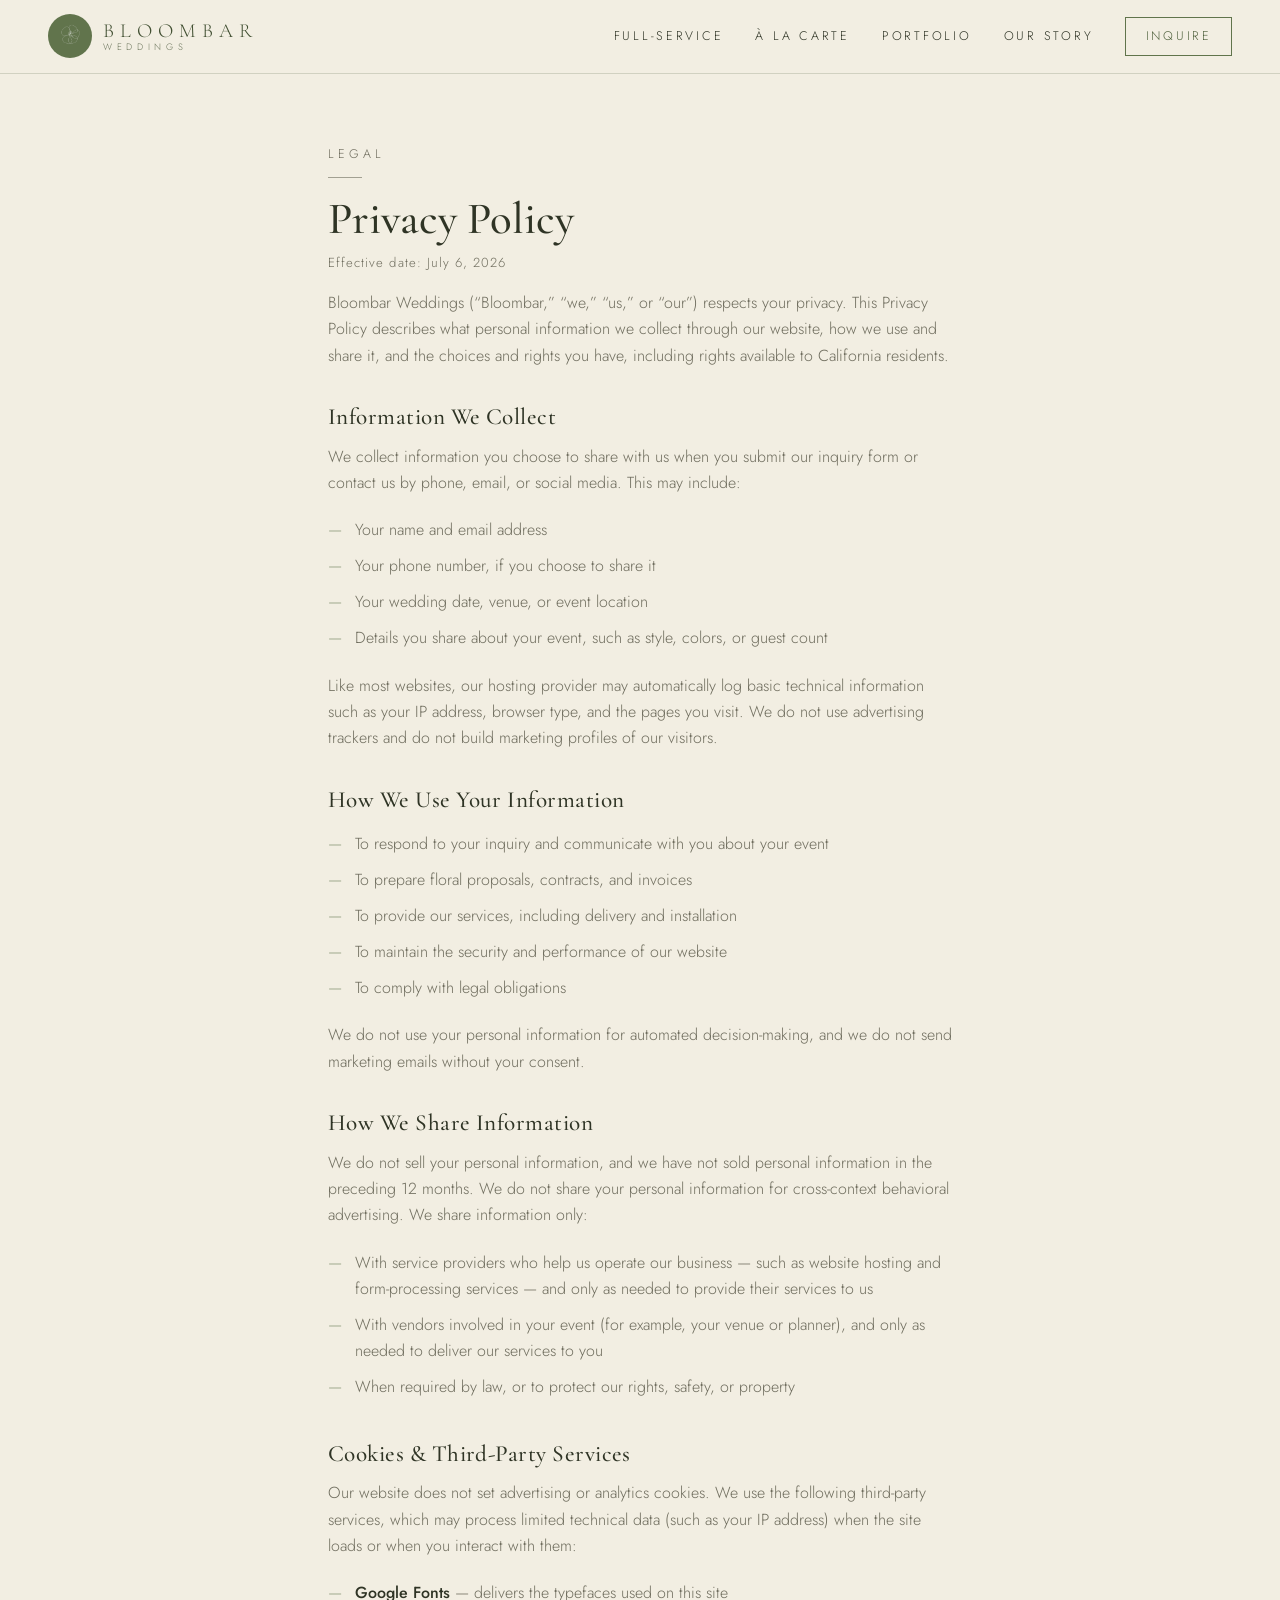
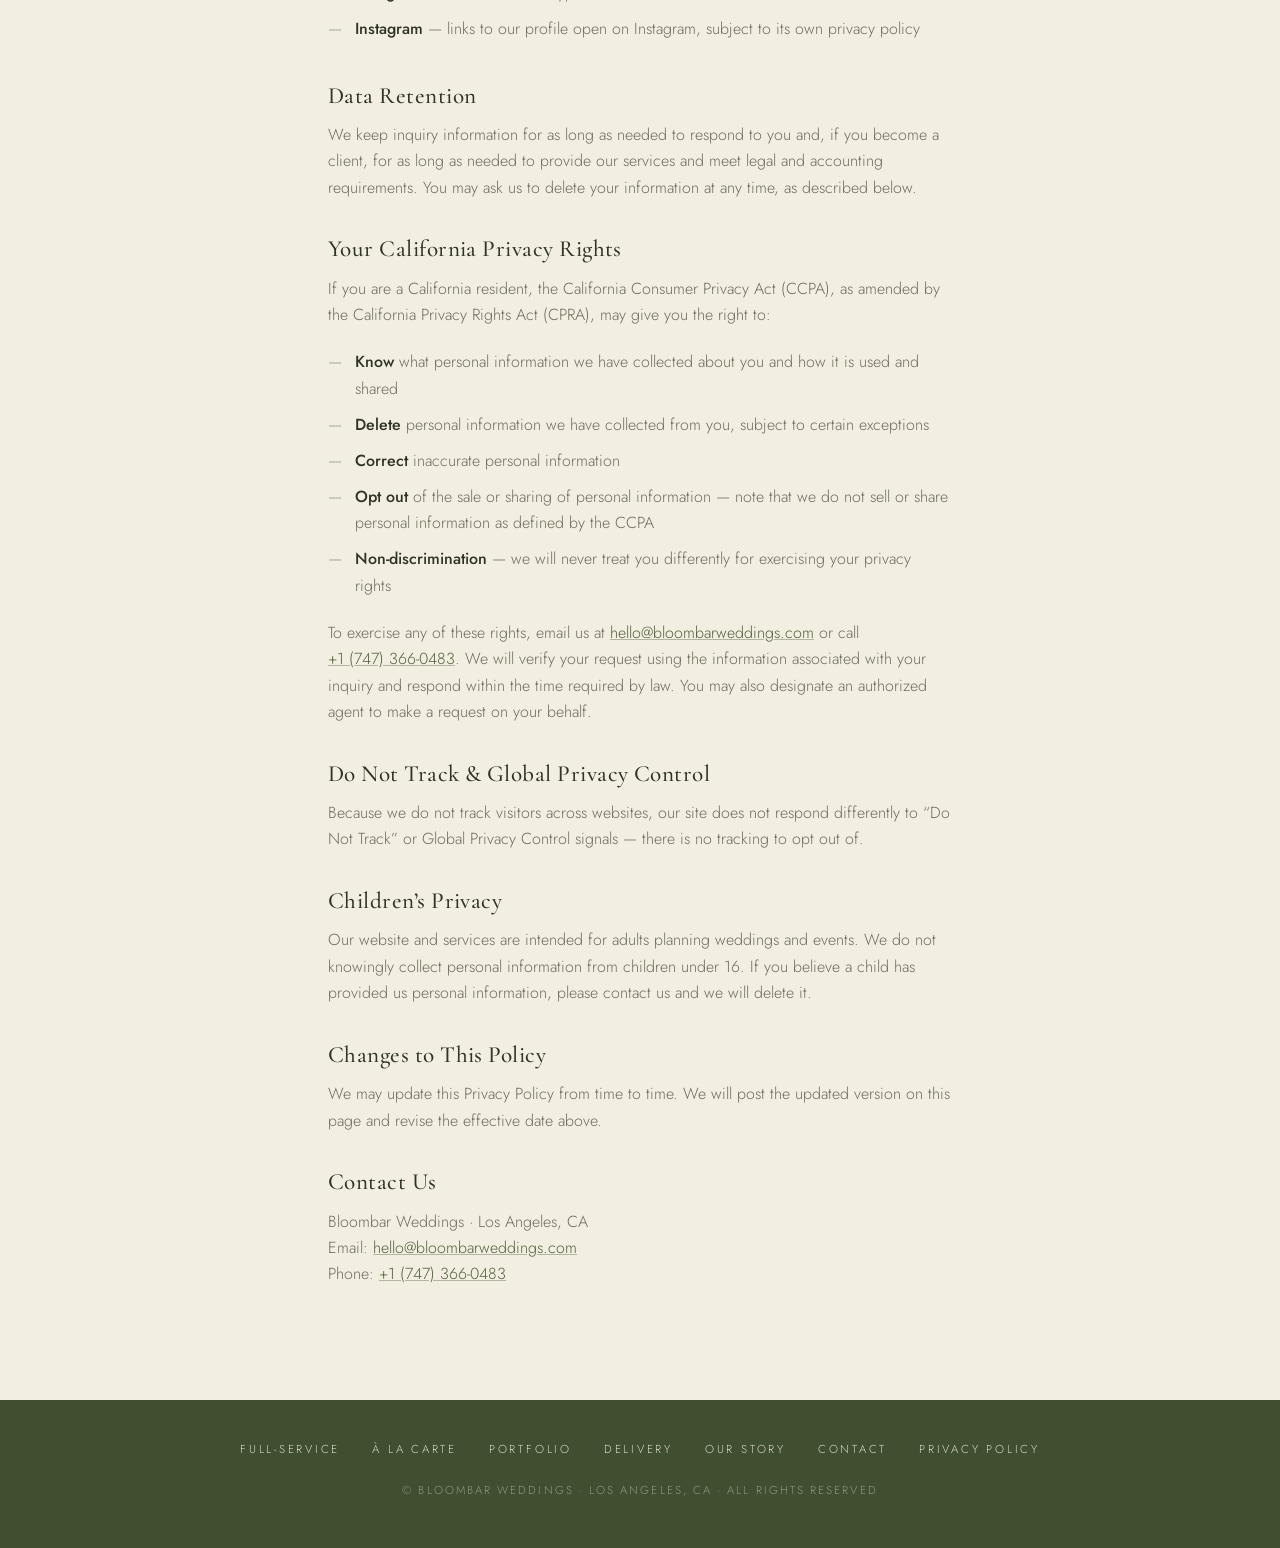
<file: privacy.html>
<!DOCTYPE html>
<html lang="en">

<head>
  <meta charset="UTF-8">
  <meta name="viewport" content="width=device-width, initial-scale=1.0">
  <title>Privacy Policy — Bloombar Weddings</title>
  <meta name="description" content="Privacy Policy of Bloombar Weddings, a wedding floral design studio. Learn what personal information we collect, how we use it, and your California privacy rights.">
  <meta name="robots" content="noindex, follow">
  <link rel="preconnect" href="https://fonts.googleapis.com">
  <link rel="preconnect" href="https://fonts.gstatic.com" crossorigin>
  <link
    href="https://fonts.googleapis.com/css2?family=Cormorant+Garamond:ital,wght@0,300;0,400;0,500;0,600;1,400&family=Jost:wght@300;400;500&display=swap"
    rel="stylesheet">
  <link rel="stylesheet" href="styles.css">
  <link rel="icon" type="image/png" sizes="64x64" href="images/favicon-64.png">
  <link rel="icon" type="image/png" sizes="512x512" href="images/favicon-512.png">
  <link rel="apple-touch-icon" href="images/apple-touch-icon.png">
</head>

<body class="legal-page">

  <!-- ============ HEADER ============ -->
  <header class="site-header scrolled" id="top">
    <a class="brand" href="index.html" aria-label="Bloombar Weddings — home">
      <span class="brand-badge"><img src="images/logo-flower.png" alt=""></span>
      <span class="brand-text">
        <span class="brand-name">Bloombar</span>
        <span class="brand-sub">Weddings</span>
      </span>
    </a>
    <nav class="main-nav" aria-label="Main">
      <a href="index.html#full-service">Full-Service</a>
      <a href="index.html#a-la-carte">À La Carte</a>
      <a href="index.html#portfolio">Portfolio</a>
      <a href="index.html#story">Our Story</a>
      <a href="index.html#contact" class="nav-cta">Inquire</a>
    </nav>
  </header>

  <!-- ============ PRIVACY POLICY ============ -->
  <main class="legal">
    <p class="eyebrow">Legal</p>
    <h1>Privacy Policy</h1>
    <p class="legal-date">Effective date: July 6, 2026</p>

    <p>Bloombar Weddings (“Bloombar,” “we,” “us,” or “our”) respects your privacy. This Privacy Policy describes what
      personal information we collect through our website, how we use and share it, and the choices and rights you
      have, including rights available to California residents.</p>

    <h2>Information We Collect</h2>
    <p>We collect information you choose to share with us when you submit our inquiry form or contact us by phone,
      email, or social media. This may include:</p>
    <ul>
      <li>Your name and email address</li>
      <li>Your phone number, if you choose to share it</li>
      <li>Your wedding date, venue, or event location</li>
      <li>Details you share about your event, such as style, colors, or guest count</li>
    </ul>
    <p>Like most websites, our hosting provider may automatically log basic technical information such as your IP
      address, browser type, and the pages you visit. We do not use advertising trackers and do not build marketing
      profiles of our visitors.</p>

    <h2>How We Use Your Information</h2>
    <ul>
      <li>To respond to your inquiry and communicate with you about your event</li>
      <li>To prepare floral proposals, contracts, and invoices</li>
      <li>To provide our services, including delivery and installation</li>
      <li>To maintain the security and performance of our website</li>
      <li>To comply with legal obligations</li>
    </ul>
    <p>We do not use your personal information for automated decision-making, and we do not send marketing emails
      without your consent.</p>

    <h2>How We Share Information</h2>
    <p>We do not sell your personal information, and we have not sold personal information in the preceding 12 months.
      We do not share your personal information for cross-context behavioral advertising. We share information only:</p>
    <ul>
      <li>With service providers who help us operate our business — such as website hosting and form-processing
        services — and only as needed to provide their services to us</li>
      <li>With vendors involved in your event (for example, your venue or planner), and only as needed to deliver our
        services to you</li>
      <li>When required by law, or to protect our rights, safety, or property</li>
    </ul>

    <h2>Cookies &amp; Third-Party Services</h2>
    <p>Our website does not set advertising or analytics cookies. We use the following third-party services, which may
      process limited technical data (such as your IP address) when the site loads or when you interact with them:</p>
    <ul>
      <li><strong>Google Fonts</strong> — delivers the typefaces used on this site</li>
      <li><strong>Instagram</strong> — links to our profile open on Instagram, subject to its own privacy policy</li>
    </ul>

    <h2>Data Retention</h2>
    <p>We keep inquiry information for as long as needed to respond to you and, if you become a client, for as long as
      needed to provide our services and meet legal and accounting requirements. You may ask us to delete your
      information at any time, as described below.</p>

    <h2>Your California Privacy Rights</h2>
    <p>If you are a California resident, the California Consumer Privacy Act (CCPA), as amended by the California
      Privacy Rights Act (CPRA), may give you the right to:</p>
    <ul>
      <li><strong>Know</strong> what personal information we have collected about you and how it is used and shared</li>
      <li><strong>Delete</strong> personal information we have collected from you, subject to certain exceptions</li>
      <li><strong>Correct</strong> inaccurate personal information</li>
      <li><strong>Opt out</strong> of the sale or sharing of personal information — note that we do not sell or share
        personal information as defined by the CCPA</li>
      <li><strong>Non-discrimination</strong> — we will never treat you differently for exercising your privacy rights</li>
    </ul>
    <p>To exercise any of these rights, email us at <a href="mailto:hello@bloombarweddings.com">hello@bloombarweddings.com</a>
      or call <a href="tel:+17473660483">+1&nbsp;(747)&nbsp;366-0483</a>. We will verify your request using the
      information associated with your inquiry and respond within the time required by law. You may also designate an
      authorized agent to make a request on your behalf.</p>

    <h2>Do Not Track &amp; Global Privacy Control</h2>
    <p>Because we do not track visitors across websites, our site does not respond differently to “Do Not Track” or
      Global Privacy Control signals — there is no tracking to opt out of.</p>

    <h2>Children’s Privacy</h2>
    <p>Our website and services are intended for adults planning weddings and events. We do not knowingly collect
      personal information from children under 16. If you believe a child has provided us personal information, please
      contact us and we will delete it.</p>

    <h2>Changes to This Policy</h2>
    <p>We may update this Privacy Policy from time to time. We will post the updated version on this page and revise
      the effective date above.</p>

    <h2>Contact Us</h2>
    <p>Bloombar Weddings · Los Angeles, CA<br>
      Email: <a href="mailto:hello@bloombarweddings.com">hello@bloombarweddings.com</a><br>
      Phone: <a href="tel:+17473660483">+1 (747) 366-0483</a></p>
  </main>

  <!-- ============ FOOTER ============ -->
  <footer class="site-footer">
    <nav class="footer-nav" aria-label="Footer">
      <a href="index.html#full-service">Full-Service</a>
      <a href="index.html#a-la-carte">À La Carte</a>
      <a href="index.html#portfolio">Portfolio</a>
      <a href="index.html#delivery">Delivery</a>
      <a href="index.html#story">Our Story</a>
      <a href="index.html#contact">Contact</a>
      <a href="privacy.html">Privacy Policy</a>
    </nav>
    <p class="footer-copy">© Bloombar Weddings · Los Angeles, CA · All rights reserved</p>
  </footer>

</body>

</html>
</file>
<file: styles.css>
/* ============ Bloombar Weddings ============ */
:root {
  --green: #61744c; /* exact logo background color as rendered in browsers */
  --green-deep: #52633f;
  --green-dark: #414f31;
  --cream: #f2eee2;
  --cream-soft: #faf8f0;
  --ink: #2f3425;
  --muted: #6f6d5e;
  --line: rgba(65, 79, 49, .18);
  --serif: "Cormorant Garamond", Georgia, serif;
  --sans: "Jost", "Helvetica Neue", sans-serif;
}

* { margin: 0; padding: 0; box-sizing: border-box; }

html { scroll-behavior: smooth; }

body {
  font-family: var(--sans);
  font-weight: 300;
  color: var(--ink);
  background: var(--cream);
  line-height: 1.65;
  -webkit-font-smoothing: antialiased;
  overflow-x: clip;
}

body.nav-open, body.no-scroll { overflow: hidden; }

h1, h2, h3 { font-family: var(--serif); font-weight: 500; line-height: 1.15; }

h2 { font-size: clamp(1.8rem, 3.4vw, 2.7rem); letter-spacing: .02em; }
h3 { font-size: 1.35rem; letter-spacing: .04em; }

section { padding: clamp(3.5rem, 8vw, 7rem) clamp(1.25rem, 6vw, 6rem); }

.eyebrow {
  font-family: var(--sans);
  font-size: .78rem;
  letter-spacing: .32em;
  text-transform: uppercase;
  color: var(--green);
  margin-bottom: 1rem;
}
.eyebrow.light { color: var(--cream); opacity: .9; }
.eyebrow.on-green { color: var(--cream); opacity: .85; }

.eyebrow::after {
  content: "";
  display: block;
  width: 34px;
  height: 1px;
  background: currentColor;
  opacity: .6;
  margin: .8rem auto 0;
}

.section-head { text-align: center; max-width: 680px; margin: 0 auto clamp(2.2rem, 5vw, 4rem); }
.section-sub { margin-top: 1rem; color: var(--muted); }
.section-head .btn { margin-top: 1.8rem; }

.sub-title { color: var(--green-dark); margin-bottom: 1.2rem; font-size: 1.6rem; }
.sub-title.centered { text-align: center; margin-bottom: 2rem; }

/* ---- Buttons ---- */
.btn {
  display: inline-block;
  font-family: var(--sans);
  font-size: .8rem;
  font-weight: 400;
  letter-spacing: .28em;
  text-transform: uppercase;
  text-decoration: none;
  padding: 1rem 2.4rem;
  border: 1px solid transparent;
  cursor: pointer;
  transition: background .25s, color .25s, border-color .25s;
}
.btn-solid { background: var(--green); color: var(--cream); }
.btn-solid:hover { background: var(--green-dark); }
.btn-outline { border-color: var(--green); color: var(--green-deep); background: transparent; }
.btn-outline:hover { background: var(--green); color: var(--cream); }
.btn-cream { background: var(--cream); color: var(--green-dark); border: none; }
.btn-cream:hover { background: #fff; }

/* ---- Contact links (phone / email / instagram) ---- */
.contact-links {
  display: flex;
  flex-wrap: wrap;
  justify-content: center;
  gap: .4rem 2rem;
  margin-top: 1.8rem;
}
.contact-links a {
  font-size: .85rem;
  letter-spacing: .08em;
  text-decoration: none;
  color: var(--green-deep);
  transition: opacity .2s;
}
.contact-links.light a { color: var(--cream); opacity: .92; }
.contact-links a:hover { opacity: .7; }

/* ============ Header ============ */
/* Fixed and transparent over the hero; gains a cream background on scroll */
.site-header {
  position: fixed;
  top: 0;
  left: 0;
  right: 0;
  z-index: 50;
  display: flex;
  align-items: center;
  justify-content: space-between;
  padding: .9rem clamp(1.25rem, 4vw, 3rem);
  background: transparent;
  border-bottom: 1px solid transparent;
  transition: background .3s ease, border-color .3s ease;
}
.site-header.scrolled {
  background: rgba(242, 238, 226, .96);
  border-bottom-color: var(--line);
}

section[id] { scroll-margin-top: 72px; }

.brand {
  display: flex;
  align-items: center;
  gap: .7rem;
  text-decoration: none;
  color: var(--cream);
  transition: color .3s;
  text-shadow: 0 1px 3px rgba(12, 15, 7, .55), 0 3px 16px rgba(12, 15, 7, .5);
}
.site-header.scrolled .brand { color: var(--green-dark); text-shadow: none; }
.brand-badge {
  display: flex;
  align-items: center;
  justify-content: center;
  width: 44px;
  height: 44px;
  border-radius: 50%;
  flex-shrink: 0;
  background: transparent;
  transition: background .3s;
}
.site-header.scrolled .brand-badge { background: var(--green); }
.brand-badge img {
  width: 100%;
  height: 100%;
  object-fit: contain;
  filter: drop-shadow(0 1px 4px rgba(12, 15, 7, .6));
}
.site-header.scrolled .brand-badge img { width: 86%; height: 86%; filter: none; }
.brand-text { display: flex; flex-direction: column; line-height: 1.1; }
.brand-name { font-family: var(--serif); font-size: 1.25rem; letter-spacing: .3em; text-transform: uppercase; }
.brand-sub { font-family: var(--sans); font-size: .58rem; letter-spacing: .5em; text-transform: uppercase; opacity: .75; }

.main-nav { display: flex; align-items: center; gap: 2rem; }
.main-nav a {
  font-size: .78rem;
  letter-spacing: .22em;
  text-transform: uppercase;
  text-decoration: none;
  color: var(--cream);
  transition: color .2s;
  text-shadow: 0 1px 3px rgba(12, 15, 7, .55), 0 3px 14px rgba(12, 15, 7, .5);
}
.site-header.scrolled .main-nav a { color: var(--ink); text-shadow: none; }
.main-nav a:hover { color: var(--green); }
.main-nav .nav-cta {
  border: 1px solid rgba(242, 238, 226, .7);
  color: var(--cream);
  padding: .5rem 1.2rem;
}
.site-header.scrolled .main-nav .nav-cta { border-color: var(--green); color: var(--green-deep); }
.main-nav .nav-cta:hover { background: var(--green); border-color: var(--green); color: var(--cream); }

.nav-toggle {
  display: none;
  flex-direction: column;
  gap: 7px;
  background: none;
  border: none;
  padding: .5rem;
  cursor: pointer;
}
.nav-toggle span {
  display: block;
  width: 26px;
  height: 1.5px;
  background: var(--cream);
  box-shadow: 0 1px 4px rgba(12, 15, 7, .55);
  transition: transform .25s, background .3s;
}
.site-header.scrolled .nav-toggle span { background: var(--green-dark); box-shadow: none; }

/* ============ Hero ============ */
.hero {
  position: relative;
  min-height: 100vh;
  /* dvh tracks the real visible height as mobile browser chrome expands/collapses */
  min-height: 100dvh;
  display: flex;
  align-items: center;
  justify-content: center;
  text-align: center;
  padding: 5.5rem 1.5rem 3rem;
  overflow: hidden;
}
.hero-media {
  position: absolute;
  inset: 0;
  display: flex;
  align-items: center;
  justify-content: center;
  background:
    radial-gradient(ellipse at 50% 110%, rgba(242, 238, 226, .12), transparent 60%),
    linear-gradient(180deg, #566246 0%, #46523a 55%, #3a4430 100%);
}
.hero-media img,
.hero-media video {
  position: absolute;
  inset: 0;
  width: 100%;
  height: 100%;
  object-fit: cover;
}
/* video sits on top of the photo; if it fails to load, the photo shows through */
.hero-media video { z-index: 1; }
.hero-media::after {
  content: "";
  position: absolute;
  inset: 0;
  z-index: 2;
  /* darker at the very top so the transparent header stays readable */
  background: linear-gradient(180deg,
    rgba(22, 26, 15, .72) 0%,
    rgba(22, 26, 15, .46) 30%,
    rgba(22, 26, 15, .5) 62%,
    rgba(22, 26, 15, .68) 100%);
}

.hero-inner {
  position: relative;
  z-index: 3;
  color: var(--cream);
  max-width: 800px;
  text-shadow: 0 1px 3px rgba(12, 15, 7, .5), 0 4px 26px rgba(12, 15, 7, .45);
}
.hero-inner .btn { text-shadow: none; }
.hero-inner h1 {
  font-size: clamp(2.4rem, 6vw, 4.4rem);
  font-weight: 400;
  letter-spacing: .04em;
  margin-bottom: 1.2rem;
}
.hero-sub {
  font-size: clamp(.95rem, 2vw, 1.15rem);
  letter-spacing: .06em;
  opacity: .92;
  max-width: 34rem;
  margin: 0 auto 2.4rem;
}

/* ============ Placeholders (replace with real photos) ============ */
.ph {
  position: relative;
  display: flex;
  align-items: center;
  justify-content: center;
  background: linear-gradient(160deg, #dcd6c2, #cbc4ab);
  overflow: hidden;
}
.ph.tone-2 { background: linear-gradient(160deg, #97a07f, #798260); }
.ph .ph-flower { width: 42%; max-width: 180px; color: rgba(255, 255, 255, .55); opacity: .8; }
.ph img { position: absolute; inset: 0; width: 100%; height: 100%; object-fit: cover; }
.ph-tall { aspect-ratio: 3 / 4; }

/* ============ About / Full-service intro ============ */
.about {
  display: grid;
  grid-template-columns: minmax(0, 5fr) minmax(0, 6fr);
  gap: clamp(2rem, 6vw, 5rem);
  align-items: center;
  max-width: 1200px;
  margin: 0 auto;
}
.about-body h2 { margin-bottom: 1.4rem; max-width: 20ch; }
.about-body p { color: var(--muted); margin-bottom: 1.2rem; max-width: 48ch; }
.about-body .btn { margin-top: .8rem; }
.about-body .eyebrow::after { margin-left: 0; }

/* ============ What's included (checklist) ============ */
.included { background: var(--cream-soft); }
.check-grid {
  list-style: none;
  display: grid;
  grid-template-columns: repeat(auto-fit, minmax(280px, 1fr));
  gap: .9rem 2.5rem;
  max-width: 900px;
  margin: 0 auto;
}
.check-grid li {
  display: flex;
  align-items: baseline;
  gap: .9rem;
  padding-bottom: .9rem;
  border-bottom: 1px solid var(--line);
  font-size: .98rem;
}
.check-grid li::before {
  content: "✓";
  color: var(--green);
  font-size: .9em;
  flex-shrink: 0;
}

/* ============ Floral design includes (columns) ============ */
.florals-grid {
  display: grid;
  grid-template-columns: repeat(auto-fit, minmax(240px, 1fr));
  gap: 1.5rem;
  max-width: 1100px;
  margin: 0 auto;
}
.florals-grid.two { max-width: 760px; }
.floral-col {
  background: #fff;
  border-top: 2px solid var(--green);
  padding: 2rem 1.8rem;
  box-shadow: 0 1px 0 var(--line);
}
.floral-col h3 {
  font-family: var(--sans);
  font-size: .8rem;
  letter-spacing: .26em;
  text-transform: uppercase;
  color: var(--green-deep);
  margin-bottom: 1.1rem;
}
.floral-col ul { list-style: none; }
.floral-col li {
  font-size: .95rem;
  color: var(--muted);
  padding: .45rem 0;
  border-bottom: 1px solid rgba(65, 79, 49, .08);
}
.floral-col li:last-child { border-bottom: none; }
.floral-col em { font-style: normal; font-size: .82em; color: var(--green); }

/* ============ Process ============ */
.process { background: var(--cream-soft); }
.steps {
  list-style: none;
  display: grid;
  grid-template-columns: repeat(auto-fit, minmax(210px, 1fr));
  gap: 2.5rem 2rem;
  max-width: 1150px;
  margin: 0 auto;
  text-align: center;
}
.step-num {
  display: inline-flex;
  align-items: center;
  justify-content: center;
  width: 52px;
  height: 52px;
  border: 1px solid var(--green);
  border-radius: 50%;
  font-family: var(--serif);
  font-size: 1.1rem;
  color: var(--green-deep);
  margin-bottom: 1rem;
}
.steps h3 { font-family: var(--sans); font-size: .82rem; letter-spacing: .24em; text-transform: uppercase; margin-bottom: .5rem; }
.steps p { font-size: .92rem; color: var(--muted); }

/* ============ Why full-service ============ */
.why { background: var(--green-deep); color: var(--cream); }
.why .section-head h2 { color: var(--cream); }
.why-list {
  list-style: none;
  display: grid;
  grid-template-columns: repeat(auto-fit, minmax(280px, 1fr));
  gap: 1.1rem 3rem;
  max-width: 880px;
  margin: 0 auto;
}
.why-list li {
  display: flex;
  align-items: baseline;
  gap: .9rem;
  font-size: 1rem;
  color: rgba(242, 238, 226, .92);
}
.why-list li::before {
  content: "✓";
  flex-shrink: 0;
  color: var(--cream);
  opacity: .8;
}

/* ============ À la carte ============ */
.alacarte-intro {
  display: grid;
  grid-template-columns: minmax(0, 5fr) minmax(0, 6fr);
  gap: clamp(2rem, 6vw, 5rem);
  align-items: center;
  max-width: 1200px;
  margin: 0 auto clamp(3rem, 6vw, 5rem);
}
.alacarte-body p { color: var(--muted); margin-bottom: 1.1rem; max-width: 50ch; }
.list-title {
  font-family: var(--sans);
  font-size: .8rem;
  letter-spacing: .26em;
  text-transform: uppercase;
  color: var(--green-deep);
  margin: 1.8rem 0 1rem;
}
.tag-list { list-style: none; display: flex; flex-wrap: wrap; gap: .6rem; }
.tag-list li {
  font-size: .82rem;
  letter-spacing: .06em;
  color: var(--green-deep);
  border: 1px solid var(--line);
  padding: .35rem 1rem;
  border-radius: 100px;
  background: var(--cream-soft);
}
.available { max-width: 1100px; margin: 0 auto; }

/* ============ Portfolio ============ */
.portfolio { background: var(--cream-soft); }
.filter {
  display: flex;
  flex-wrap: wrap;
  justify-content: center;
  gap: 1rem 2.5rem;
  margin-bottom: 2.5rem;
}
.filter-btn {
  background: none;
  border: none;
  border-bottom: 1px solid transparent;
  font-family: var(--sans);
  font-size: .78rem;
  font-weight: 300;
  letter-spacing: .24em;
  text-transform: uppercase;
  color: var(--muted);
  padding: .3rem 0;
  cursor: pointer;
  transition: color .2s, border-color .2s;
}
.filter-btn:hover { color: var(--green-deep); }
.filter-btn.is-active { color: var(--green-dark); border-bottom-color: var(--green); }

.masonry {
  display: flex;
  align-items: flex-start;
  gap: 1rem;
  max-width: 1200px;
  margin: 0 auto;
}
.masonry-col { flex: 1 1 0; min-width: 0; position: relative; }
.tile {
  display: block;
  position: relative;
  width: 100%;
  margin-bottom: 1rem;
  border: none;
  padding: 0;
  background: #dcd6c2;
  cursor: zoom-in;
  overflow: hidden;
}
/* brand flower watermark, gently pulsing while the photo loads */
.tile::before {
  content: "";
  position: absolute;
  inset: 0;
  background: url("images/logo-flower.png") center / clamp(64px, 42%, 110px) no-repeat;
  /* the logo art is white — darken it so it reads on the tinted placeholder */
  filter: brightness(.3);
  animation: logo-pulse 2.2s ease-in-out infinite;
}
.tile:has(img.is-loaded)::before { animation: none; opacity: 0; }
@keyframes logo-pulse {
  0%, 100% { opacity: .3; }
  50% { opacity: .6; }
}
@media (prefers-reduced-motion: reduce) {
  .tile::before { animation: none; opacity: .6; }
}
.tile img {
  display: block;
  position: relative; /* paints above the ::before watermark */
  width: 100%;
  height: auto;
  /* invisible until loaded — the tile's tinted background acts as a placeholder */
  opacity: 0;
  transition: transform .5s ease, opacity .5s ease;
}
.tile img.is-loaded { opacity: 1; }

/* Tiny petals that drift away as each photo appears */
.petal {
  position: absolute;
  width: 12px;
  height: 12px;
  border-radius: 85% 0 85% 0; /* leaf / petal silhouette */
  opacity: 0;
  pointer-events: none;
  will-change: transform, opacity;
  animation: petal-fly 1.4s ease-out forwards;
}
.petal-1 { background: rgba(205, 170, 160, .9); }                            /* dusty blush */
.petal-2 { background: rgba(206, 199, 162, .95); width: 9px; height: 9px; }  /* olive cream */
.petal-3 { background: rgba(122, 134, 95, .75); width: 10px; height: 10px; } /* olive */
/* petals released on menu navigation float over the whole screen */
.petal-fixed { position: fixed; z-index: 90; }
@keyframes petal-fly {
  0% { opacity: 0; transform: translate(0, 0) rotate(0deg) }
  18% { opacity: .9; }
  100% { opacity: 0; transform: translate(var(--dx), var(--dy)) rotate(var(--rot)); }
}
.tile:hover img { transform: scale(1.04); }

.load-more { text-align: center; margin-top: clamp(2rem, 4vw, 3rem); }
.load-more .btn[hidden] { display: none; }

/* ============ Lightbox ============ */
.lightbox {
  position: fixed;
  inset: 0;
  z-index: 100;
  display: flex;
  align-items: center;
  justify-content: center;
  background: rgba(24, 28, 16, .93);
}
.lightbox[hidden] { display: none; }
.lb-img {
  max-width: min(92vw, 1200px);
  max-height: 88vh;
  max-height: 88svh;
  object-fit: contain;
  box-shadow: 0 12px 60px rgba(0, 0, 0, .5);
}
.lb-btn {
  position: absolute;
  z-index: 2;
  background: none;
  border: none;
  color: var(--cream);
  font-family: var(--serif);
  font-size: 2.6rem;
  line-height: 1;
  padding: .6rem 1rem;
  cursor: pointer;
  opacity: .8;
  transition: opacity .2s;
  user-select: none;
}
.lb-btn:hover { opacity: 1; }
.lb-close { top: max(.8rem, env(safe-area-inset-top)); right: 1rem; font-size: 3rem; }
.lb-prev { left: .4rem; top: 50%; transform: translateY(-50%); }
.lb-next { right: .4rem; top: 50%; transform: translateY(-50%); }

/* ============ Delivery & travel ============ */
.travel { background: var(--green); color: var(--cream); }
.travel .section-head h2 { color: var(--cream); }
.travel .section-sub { color: rgba(242, 238, 226, .82); }
.travel-grid {
  display: grid;
  grid-template-columns: repeat(auto-fit, minmax(280px, 1fr));
  gap: 2rem;
  max-width: 900px;
  margin: 0 auto;
}
.travel-item {
  border: 1px solid rgba(242, 238, 226, .3);
  padding: 2rem 1.8rem;
}
.travel-item h3 {
  font-family: var(--sans);
  font-size: .8rem;
  letter-spacing: .26em;
  text-transform: uppercase;
  margin-bottom: 1.1rem;
}
.travel-item ul { list-style: none; }
.travel-item li {
  display: flex;
  align-items: baseline;
  gap: .8rem;
  font-size: .95rem;
  color: rgba(242, 238, 226, .88);
  padding: .4rem 0;
}
.travel-item li::before { content: "—"; opacity: .6; flex-shrink: 0; }
.travel-note { font-size: .9rem; color: rgba(242, 238, 226, .75); margin: .4rem 0 .6rem; }

/* ============ Our story ============ */
.story { background: var(--cream-soft); }
.story-body { max-width: 680px; margin: 0 auto; }
.story-body p { color: var(--muted); margin-bottom: 1.3rem; }
.story-quote {
  font-family: var(--serif);
  font-size: clamp(1.5rem, 3vw, 2rem);
  font-style: italic;
  color: var(--green-deep);
  text-align: center;
  max-width: 680px;
  margin: clamp(2rem, 5vw, 3.5rem) auto 0;
  line-height: 1.4;
}
.story-quote::before {
  content: "";
  display: block;
  width: 34px;
  height: 1px;
  background: var(--green);
  opacity: .6;
  margin: 0 auto 1.6rem;
}

/* ============ Contact ============ */
.contact { background: var(--green); color: var(--cream); text-align: center; }
.contact-logo {
  width: min(64vw, 300px);
  margin-bottom: .4rem;
  /* the source PNG has dark lettering — recolor it to white so it reads on green */
  filter: brightness(0) invert(1);
}
.contact h2 { max-width: 22ch; margin: 0 auto 1.2rem; }
.contact-sub { font-size: .95rem; letter-spacing: .04em; opacity: .88; margin-bottom: 2.6rem; }

.inquiry { max-width: 640px; margin: 0 auto; text-align: left; }
.form-row { display: grid; grid-template-columns: 1fr 1fr; gap: 1.2rem; }
.inquiry label {
  display: block;
  font-size: .72rem;
  letter-spacing: .22em;
  text-transform: uppercase;
  margin-bottom: 1.2rem;
  opacity: .95;
}
.inquiry input, .inquiry textarea {
  display: block;
  width: 100%;
  margin-top: .5rem;
  padding: .8rem .9rem;
  font-family: var(--sans);
  font-size: 16px; /* prevents iOS zoom-on-focus */
  font-weight: 300;
  letter-spacing: .02em;
  color: var(--cream);
  background: rgba(242, 238, 226, .07);
  border: 1px solid rgba(242, 238, 226, .3);
  border-radius: 0;
  outline: none;
  transition: border-color .2s;
}
.inquiry input:focus, .inquiry textarea:focus { border-color: var(--cream); }
.inquiry ::placeholder { color: rgba(242, 238, 226, .45); }
.inquiry input[type="date"] { color-scheme: dark; min-height: 3.05rem; -webkit-appearance: none; appearance: none; }
.inquiry .btn { display: block; margin: 1rem auto 0; }
.contact .contact-links { margin-top: 2.4rem; }

/* ============ Legal pages (privacy policy) ============ */
.legal {
  max-width: 720px;
  margin: 0 auto;
  padding: calc(72px + clamp(2.5rem, 6vw, 4.5rem)) clamp(1.25rem, 6vw, 3rem) clamp(3.5rem, 8vw, 6rem);
}
.legal h1 { font-size: clamp(2rem, 4vw, 2.8rem); margin-bottom: .4rem; }
.legal-date { font-size: .82rem; letter-spacing: .08em; color: var(--muted); margin-bottom: 2.2rem; }
.legal h2 { font-size: 1.45rem; margin: 2.2rem 0 .8rem; }
.legal p { color: var(--muted); margin-bottom: 1rem; }
.legal .eyebrow::after { margin-left: 0; }
.legal ul { list-style: none; margin-bottom: 1rem; }
.legal li {
  position: relative;
  color: var(--muted);
  padding: .3rem 0 .3rem 1.7rem;
}
.legal li::before { content: "—"; position: absolute; left: 0; color: var(--green); opacity: .7; }
.legal a { color: var(--green-deep); text-decoration-color: rgba(82, 99, 63, .4); }
.legal a:hover { text-decoration-color: currentColor; }
.legal strong { color: var(--ink); font-weight: 500; }

/* ============ Footer ============ */
.site-footer {
  background: var(--green-dark);
  color: rgba(242, 238, 226, .75);
  text-align: center;
  padding: 2.5rem 1.5rem 3rem;
}
.footer-nav { display: flex; flex-wrap: wrap; justify-content: center; gap: 1rem 2rem; margin-bottom: 1.4rem; }
.footer-nav a {
  color: rgba(242, 238, 226, .85);
  text-decoration: none;
  font-size: .72rem;
  letter-spacing: .24em;
  text-transform: uppercase;
}
.footer-nav a:hover { color: #fff; }
.footer-copy { font-size: .72rem; letter-spacing: .18em; text-transform: uppercase; opacity: .6; }

/* ============ Reveal on scroll ============ */
.reveal { opacity: 0; transform: translateY(24px); transition: opacity .7s ease, transform .7s ease; }
.reveal.is-visible { opacity: 1; transform: none; }
@media (prefers-reduced-motion: reduce) {
  html { scroll-behavior: auto; }
  .reveal { opacity: 1; transform: none; transition: none; }
}

/* ============ Mobile ============ */
@media (max-width: 820px) {
  .nav-toggle { display: flex; position: relative; z-index: 60; }
  .brand { position: relative; z-index: 60; }
  /* open menu overlay is cream — force the header into its "scrolled" colors */
  body.nav-open .site-header { background: var(--cream); }
  body.nav-open .brand { color: var(--green-dark); text-shadow: none; }
  body.nav-open .brand-badge { background: var(--green); }
  body.nav-open .brand-badge img { width: 86%; height: 86%; filter: none; }
  body.nav-open .nav-toggle span { background: var(--green-dark); box-shadow: none; }
  .main-nav {
    position: fixed;
    inset: 0;
    flex-direction: column;
    justify-content: center;
    align-items: center;
    gap: 2.2rem;
    padding: 70px 1.5rem 2rem;
    background: var(--cream);
    transform: translateX(100%);
    visibility: hidden;
    transition: transform .3s ease, visibility 0s .3s;
    z-index: 40;
  }
  .main-nav.is-open { transform: none; visibility: visible; transition: transform .3s ease; }
  /* the overlay is always cream — links stay dark regardless of header state */
  .main-nav a, .site-header .main-nav a { color: var(--ink); font-size: 1rem; }
  .main-nav .nav-cta, .site-header .main-nav .nav-cta { border-color: var(--green); color: var(--green-deep); }
  .nav-toggle[aria-expanded="true"] span:first-child { transform: translateY(4.5px) rotate(45deg); }
  .nav-toggle[aria-expanded="true"] span:last-child { transform: translateY(-4.5px) rotate(-45deg); }

  .hero { padding: 4.5rem 1.25rem 2.2rem; }
  .hero-inner h1 { margin-bottom: 1rem; }
  .hero-sub { margin-bottom: 1.8rem; }
  .contact-links { flex-direction: column; align-items: center; gap: .55rem; margin-top: 1.4rem; }
  .contact-links a { font-size: .95rem; padding: .1rem .5rem; }

  .about, .alacarte-intro { grid-template-columns: 1fr; }
  /* full-bleed photo: stretch past the section padding to the screen edges */
  .about-media, .alacarte-media { width: 100vw; margin-left: calc(50% - 50vw); }
  /* text first, photo after — otherwise the photo sits flush under the hero */
  .about-media { order: 2; }
  .about-body h2 { max-width: none; }

  .check-grid { gap: .8rem; }
  .steps { grid-template-columns: 1fr; gap: 0; max-width: 420px; text-align: center; }
  .steps li { padding: 1.6rem 0; }
  .steps li + li { border-top: 1px solid var(--line); }

  .florals-grid { grid-template-columns: 1fr; max-width: 480px; }
  .travel-grid { max-width: 480px; }
  .masonry { gap: .6rem; }
  .tile { margin-bottom: .6rem; }
  .lb-prev, .lb-next { top: auto; bottom: max(1rem, env(safe-area-inset-bottom)); transform: none; }
  .lb-prev { left: 22%; }
  .lb-next { right: 22%; }
  .form-row { grid-template-columns: 1fr; gap: 0; }

  .brand-name { font-size: 1.1rem; }
  .btn { width: 100%; max-width: 340px; text-align: center; }
  .section-head .btn, .inquiry .btn { width: auto; min-width: 240px; }
}

@media (max-width: 400px) {
  section { padding-left: 1.1rem; padding-right: 1.1rem; }
  .hero-inner h1 { font-size: 2.15rem; }
}
</file>
